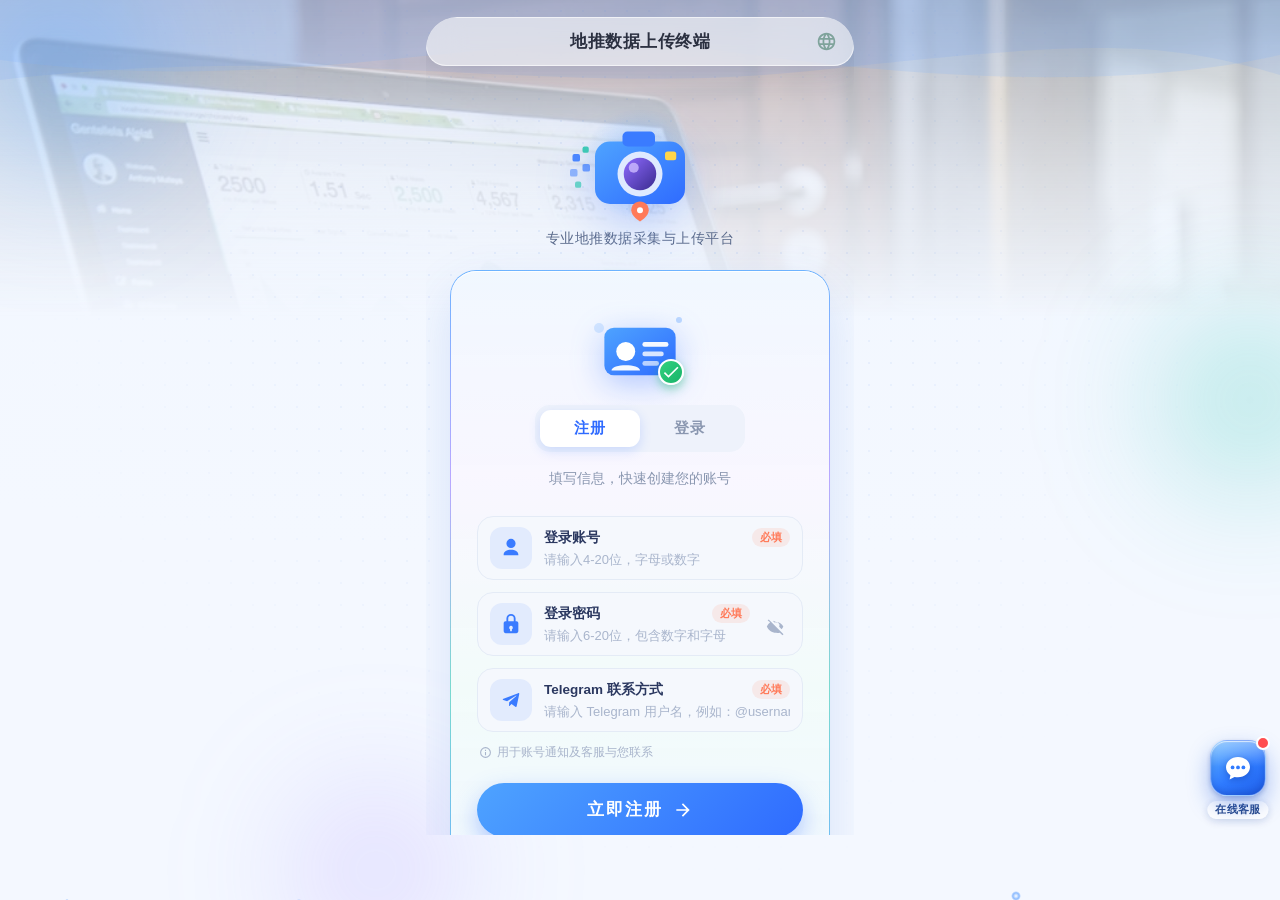
<file: miniapp/index.html>
<!doctype html>
<html lang="zh-CN">
  <head>
    <meta charset="UTF-8" />
    <meta name="viewport" content="width=device-width, initial-scale=1" />
    <title>地推数据采集工作台</title>
    <script>
      const target = new URL("./workbench.html", window.location.href);
      target.search = window.location.search;
      target.hash = window.location.hash;
      window.location.replace(target);
    </script>
  </head>
  <body>
    <p>正在打开旧版工作台…</p>
    <a href="./workbench.html">如果没有自动跳转，请点击这里</a>
  </body>
</html>
</file>
